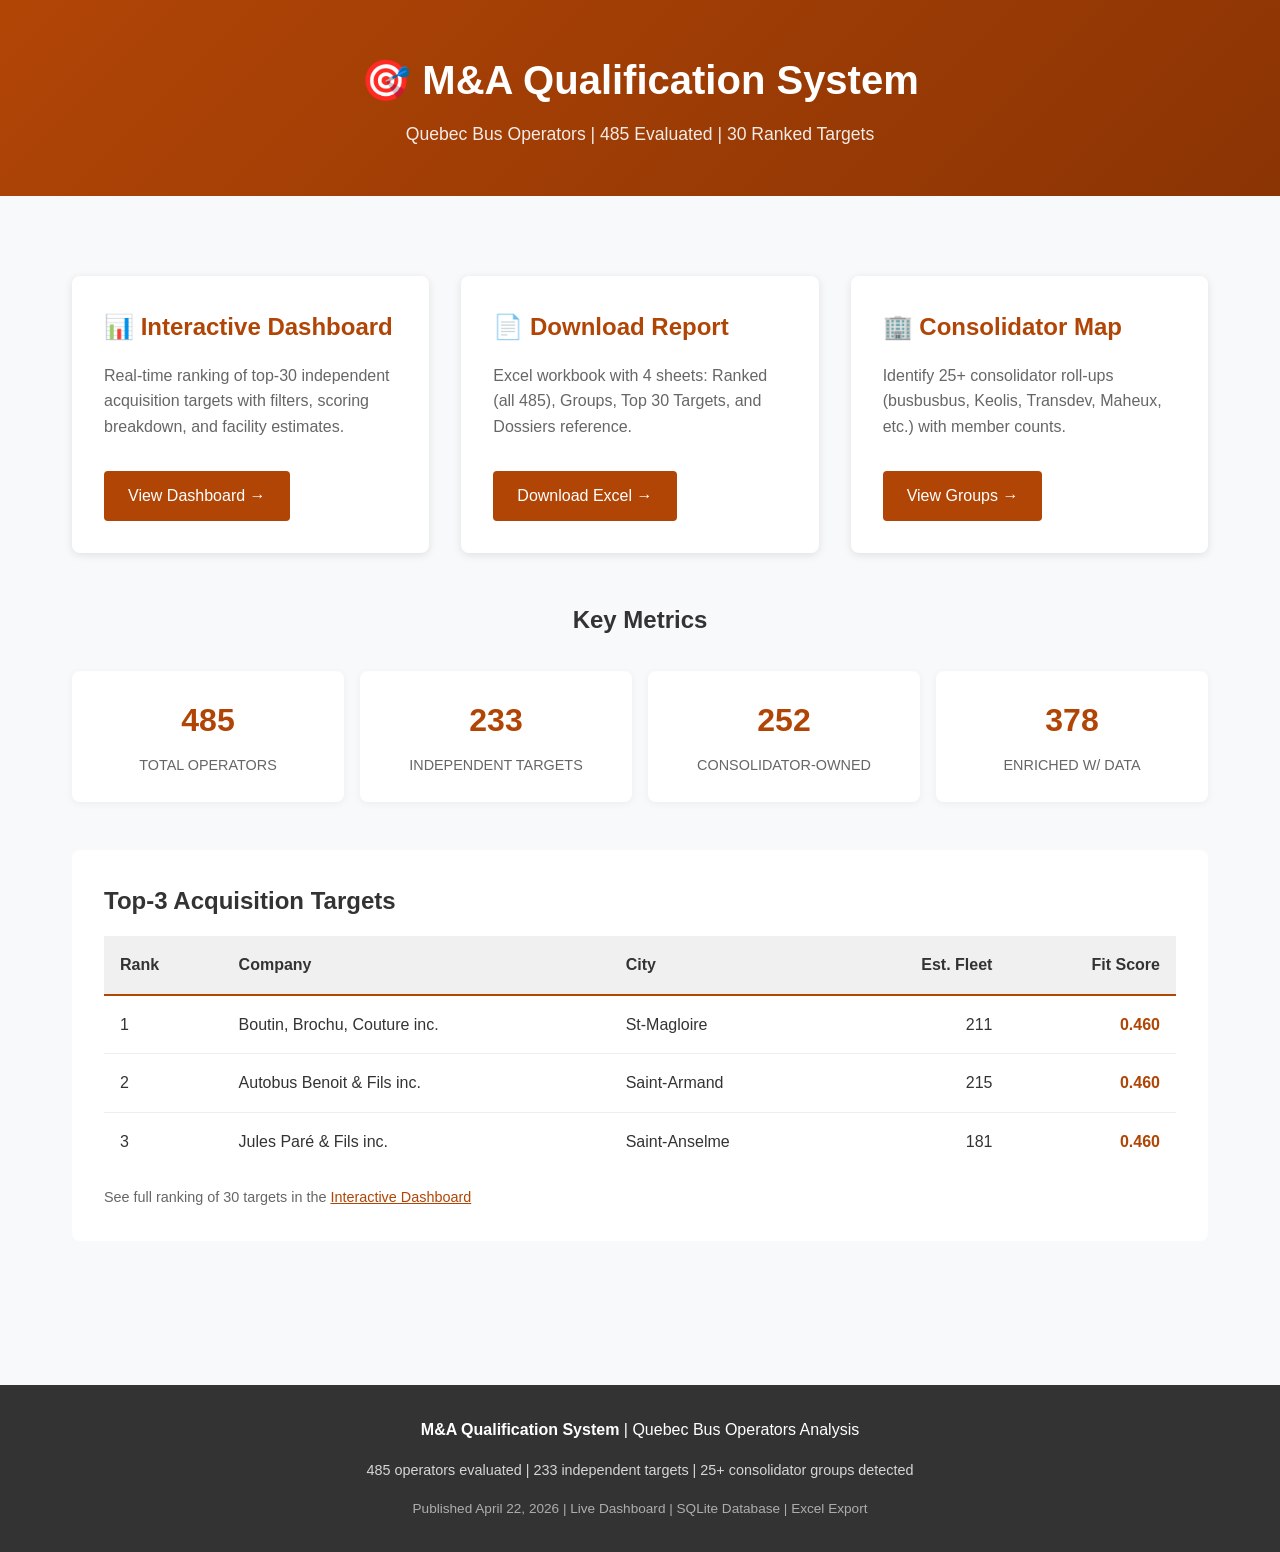
<file: src/templates/index_public.html>
<!DOCTYPE html>
<html lang="fr-CA">
<head>
    <meta charset="utf-8">
    <meta name="viewport" content="width=device-width, initial-scale=1">
    <title>M&A Qualification — Quebec Bus Operators</title>
    <style>
        * { margin: 0; padding: 0; box-sizing: border-box; }
        body {
            font-family: -apple-system, BlinkMacSystemFont, "Segoe UI", Roboto, sans-serif;
            line-height: 1.6;
            color: #333;
            background: #f8f9fa;
        }
        header {
            background: linear-gradient(135deg, #B14506 0%, #8B3404 100%);
            color: white;
            padding: 3rem 2rem;
            text-align: center;
        }
        header h1 { font-size: 2.5rem; margin-bottom: 0.5rem; }
        header p { font-size: 1.1rem; opacity: 0.9; }
        
        .container { max-width: 1200px; margin: 0 auto; padding: 2rem; }
        
        .cards {
            display: grid;
            grid-template-columns: repeat(auto-fit, minmax(300px, 1fr));
            gap: 2rem;
            margin: 3rem 0;
        }
        .card {
            background: white;
            border-radius: 8px;
            padding: 2rem;
            box-shadow: 0 2px 8px rgba(0,0,0,0.1);
        }
        .card h2 { color: #B14506; margin-bottom: 1rem; }
        .card p { color: #666; margin-bottom: 1rem; }
        
        .btn {
            display: inline-block;
            background: #B14506;
            color: white;
            padding: 0.75rem 1.5rem;
            text-decoration: none;
            border-radius: 4px;
            margin-top: 1rem;
            transition: background 0.2s;
        }
        .btn:hover { background: #8B3404; }
        
        .stats {
            display: grid;
            grid-template-columns: repeat(4, 1fr);
            gap: 1rem;
            margin: 2rem 0;
        }
        .stat {
            background: white;
            padding: 1.5rem;
            border-radius: 8px;
            text-align: center;
            box-shadow: 0 2px 8px rgba(0,0,0,0.05);
        }
        .stat-value { font-size: 2rem; font-weight: bold; color: #B14506; }
        .stat-label { font-size: 0.9rem; color: #666; text-transform: uppercase; margin-top: 0.5rem; }
        
        footer {
            background: #333;
            color: white;
            text-align: center;
            padding: 2rem;
            margin-top: 4rem;
        }
        
        @media (max-width: 768px) {
            header h1 { font-size: 1.8rem; }
            .stats { grid-template-columns: repeat(2, 1fr); }
        }
    </style>
</head>
<body>
    <header>
        <h1>🎯 M&A Qualification System</h1>
        <p>Quebec Bus Operators | 485 Evaluated | 30 Ranked Targets</p>
    </header>
    
    <div class="container">
        <section class="cards">
            <div class="card">
                <h2>📊 Interactive Dashboard</h2>
                <p>Real-time ranking of top-30 independent acquisition targets with filters, scoring breakdown, and facility estimates.</p>
                <a href="/targets" class="btn">View Dashboard →</a>
            </div>
            
            <div class="card">
                <h2>📄 Download Report</h2>
                <p>Excel workbook with 4 sheets: Ranked (all 485), Groups, Top 30 Targets, and Dossiers reference.</p>
                <a href="/export_xlsx" class="btn">Download Excel →</a>
            </div>
            
            <div class="card">
                <h2>🏢 Consolidator Map</h2>
                <p>Identify 25+ consolidator roll-ups (busbusbus, Keolis, Transdev, Maheux, etc.) with member counts.</p>
                <a href="/groupes" class="btn">View Groups →</a>
            </div>
        </section>
        
        <section>
            <h2 style="text-align: center; margin: 3rem 0 2rem;">Key Metrics</h2>
            <div class="stats">
                <div class="stat">
                    <div class="stat-value">485</div>
                    <div class="stat-label">Total Operators</div>
                </div>
                <div class="stat">
                    <div class="stat-value">233</div>
                    <div class="stat-label">Independent Targets</div>
                </div>
                <div class="stat">
                    <div class="stat-value">252</div>
                    <div class="stat-label">Consolidator-Owned</div>
                </div>
                <div class="stat">
                    <div class="stat-value">378</div>
                    <div class="stat-label">Enriched w/ Data</div>
                </div>
            </div>
        </section>
        
        <section style="background: white; padding: 2rem; border-radius: 8px; margin: 3rem 0;">
            <h2>Top-3 Acquisition Targets</h2>
            <table style="width: 100%; margin-top: 1rem; border-collapse: collapse;">
                <thead style="background: #f0f0f0;">
                    <tr>
                        <th style="padding: 1rem; text-align: left; border-bottom: 2px solid #B14506;">Rank</th>
                        <th style="padding: 1rem; text-align: left; border-bottom: 2px solid #B14506;">Company</th>
                        <th style="padding: 1rem; text-align: left; border-bottom: 2px solid #B14506;">City</th>
                        <th style="padding: 1rem; text-align: right; border-bottom: 2px solid #B14506;">Est. Fleet</th>
                        <th style="padding: 1rem; text-align: right; border-bottom: 2px solid #B14506;">Fit Score</th>
                    </tr>
                </thead>
                <tbody>
                    <tr style="border-bottom: 1px solid #eee;">
                        <td style="padding: 1rem;">1</td>
                        <td style="padding: 1rem;">Boutin, Brochu, Couture inc.</td>
                        <td style="padding: 1rem;">St-Magloire</td>
                        <td style="padding: 1rem; text-align: right;">211</td>
                        <td style="padding: 1rem; text-align: right; color: #B14506; font-weight: bold;">0.460</td>
                    </tr>
                    <tr style="border-bottom: 1px solid #eee;">
                        <td style="padding: 1rem;">2</td>
                        <td style="padding: 1rem;">Autobus Benoit & Fils inc.</td>
                        <td style="padding: 1rem;">Saint-Armand</td>
                        <td style="padding: 1rem; text-align: right;">215</td>
                        <td style="padding: 1rem; text-align: right; color: #B14506; font-weight: bold;">0.460</td>
                    </tr>
                    <tr>
                        <td style="padding: 1rem;">3</td>
                        <td style="padding: 1rem;">Jules Paré & Fils inc.</td>
                        <td style="padding: 1rem;">Saint-Anselme</td>
                        <td style="padding: 1rem; text-align: right;">181</td>
                        <td style="padding: 1rem; text-align: right; color: #B14506; font-weight: bold;">0.460</td>
                    </tr>
                </tbody>
            </table>
            <p style="color: #666; margin-top: 1rem; font-size: 0.9rem;">
                See full ranking of 30 targets in the <a href="/targets" style="color: #B14506;">Interactive Dashboard</a>
            </p>
        </section>
    </div>
    
    <footer>
        <p><strong>M&A Qualification System</strong> | Quebec Bus Operators Analysis</p>
        <p style="font-size: 0.9rem; margin-top: 1rem; opacity: 0.8;">
            485 operators evaluated | 233 independent targets | 25+ consolidator groups detected
        </p>
        <p style="font-size: 0.85rem; margin-top: 1rem; opacity: 0.6;">
            Published April 22, 2026 | Live Dashboard | SQLite Database | Excel Export
        </p>
    </footer>
</body>
</html>
</file>
